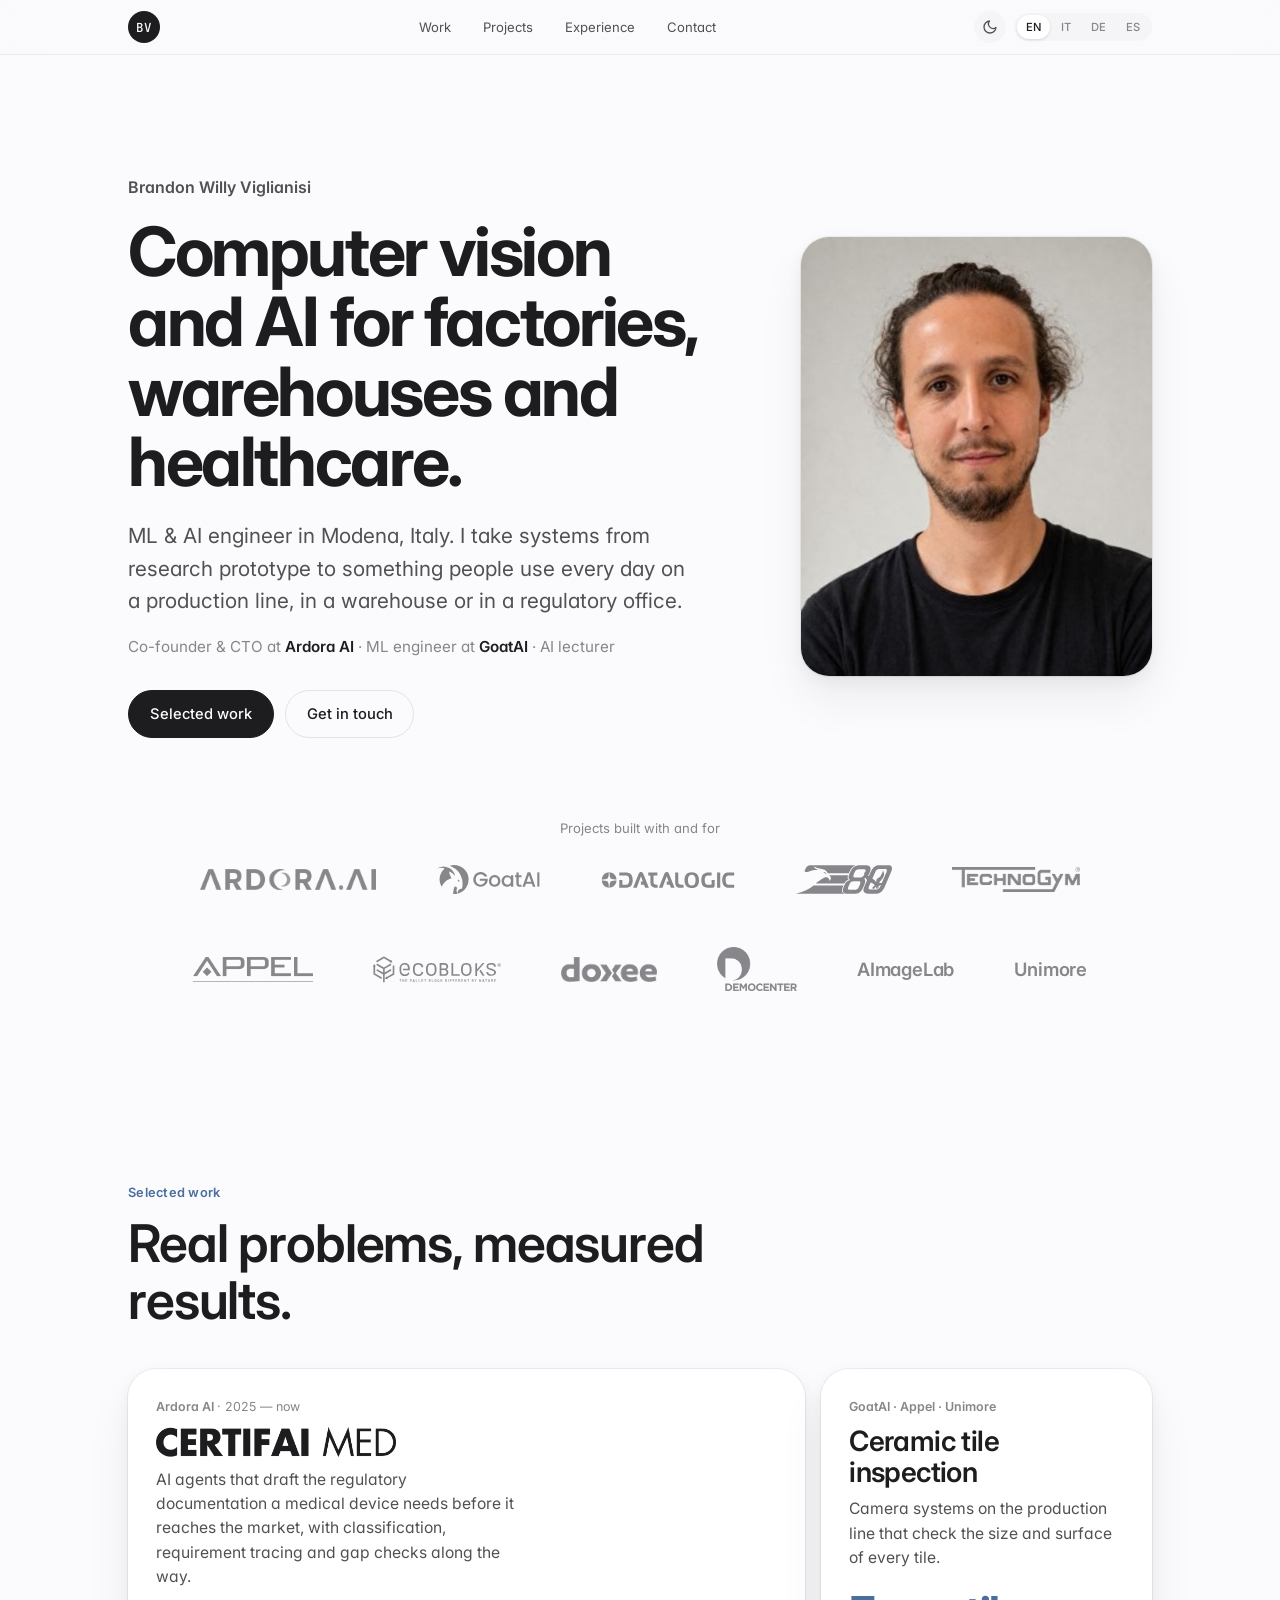
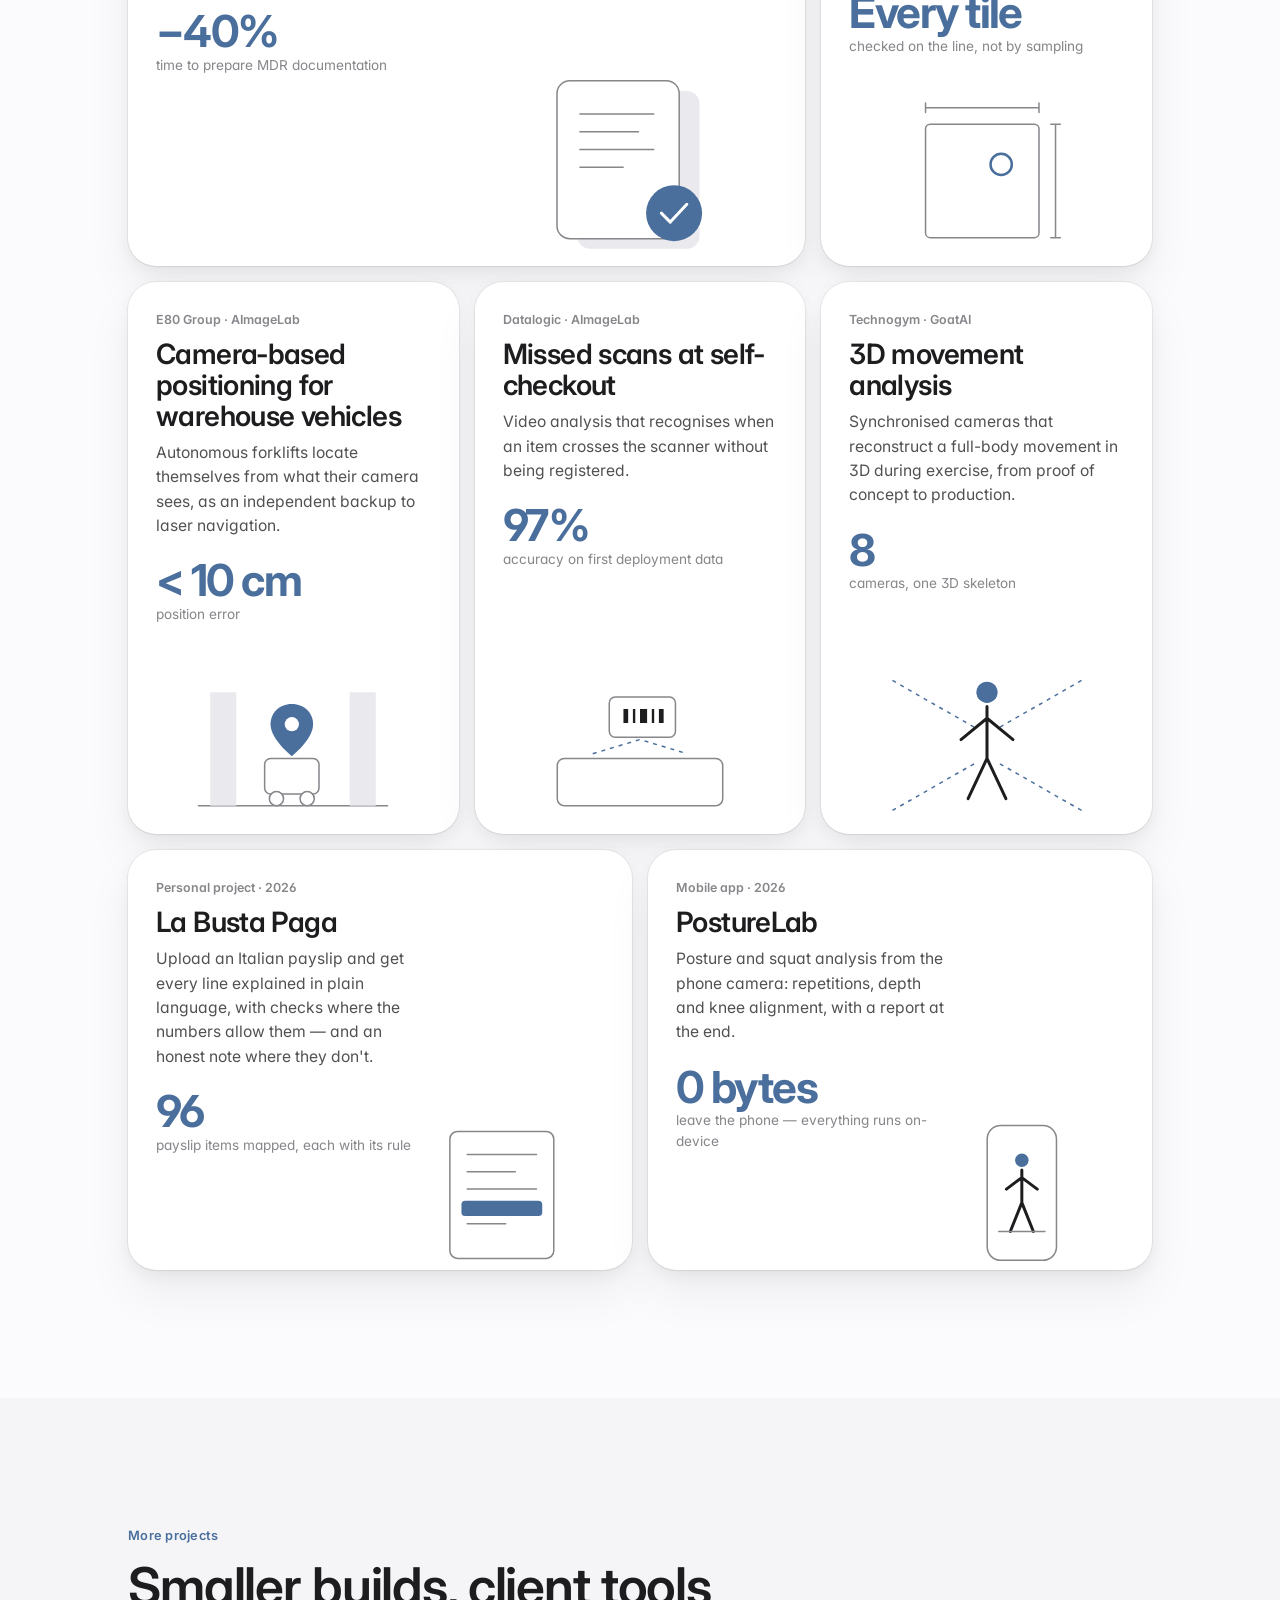
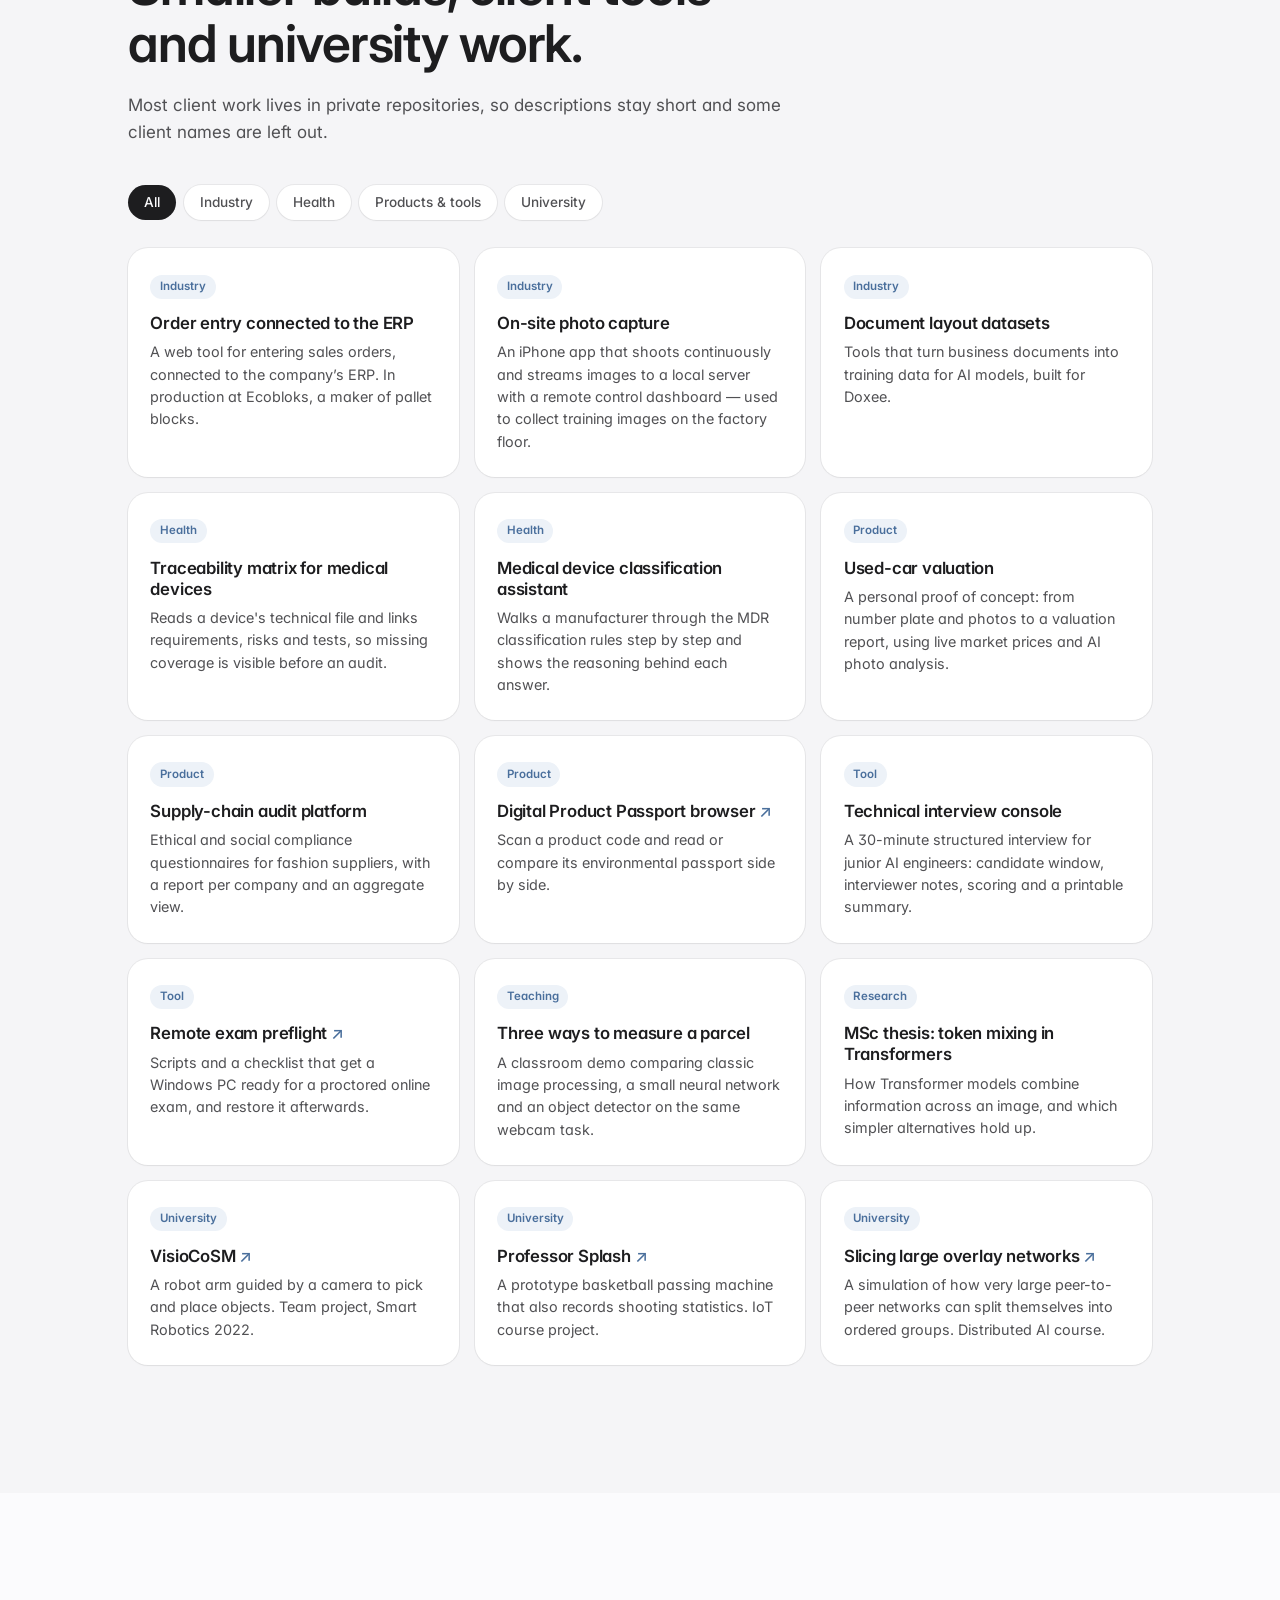
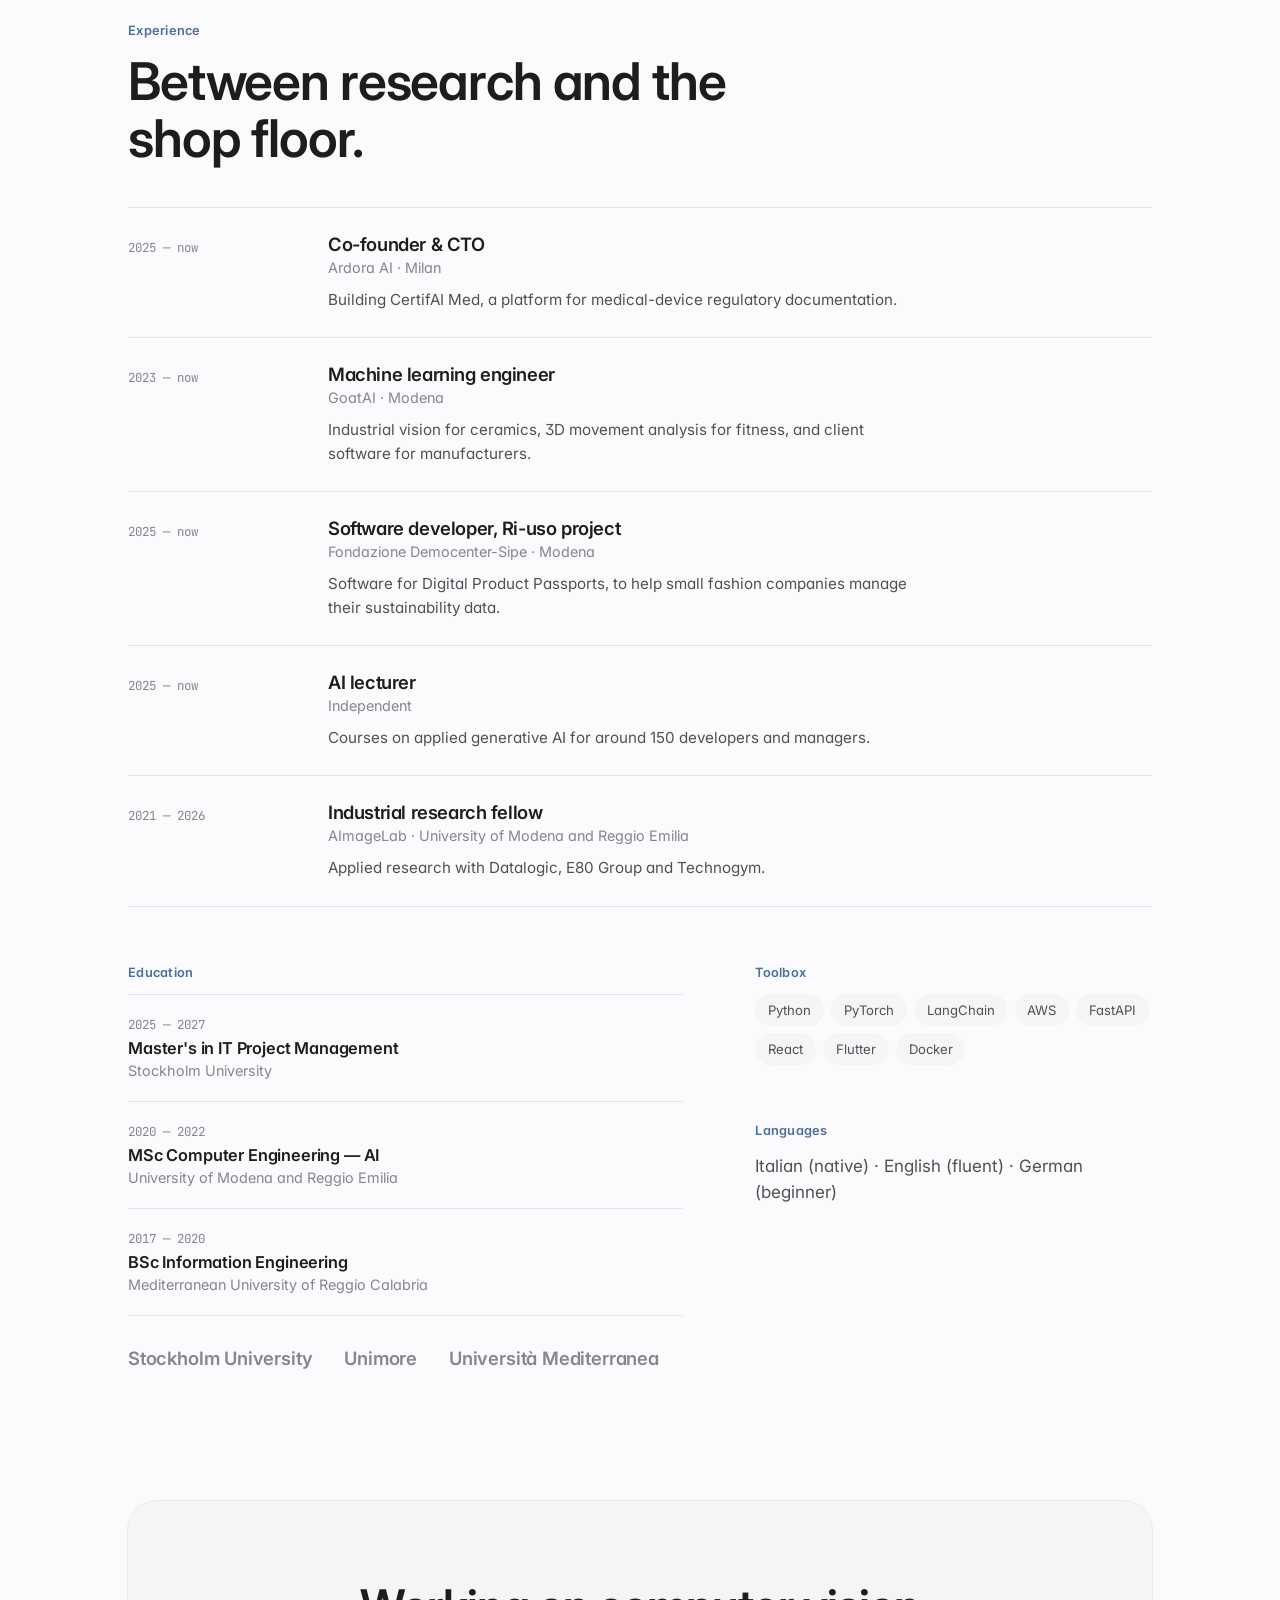
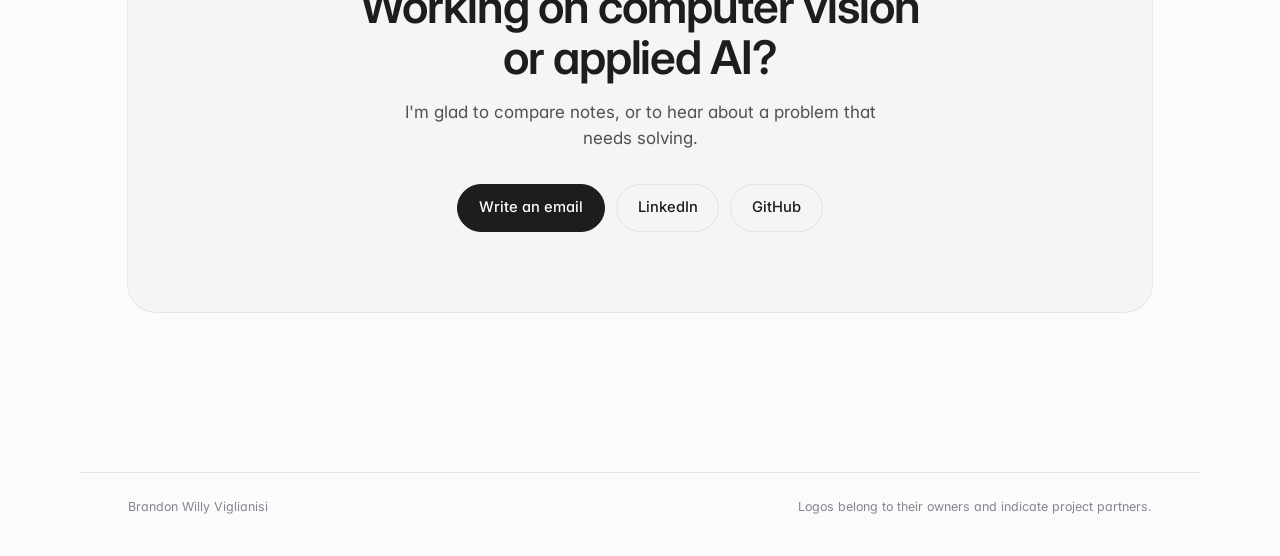
<file: index.html>
<!DOCTYPE html>
<html lang="en">

<head>
  <meta charset="utf-8">
  <meta content="width=device-width, initial-scale=1.0" name="viewport">
  <title>Brandon Willy Viglianisi — ML &amp; AI Engineer</title>
  <meta name="description" content="ML &amp; AI engineer in Modena, Italy. Computer vision and AI systems for factories, warehouses and healthcare. Co-founder of Ardora AI.">
  <meta name="author" content="Brandon Willy Viglianisi">
  <meta name="color-scheme" content="light dark">
  <meta name="theme-color" content="#fbfbfd" media="(prefers-color-scheme: light)">
  <meta name="theme-color" content="#000000" media="(prefers-color-scheme: dark)">
  <link rel="canonical" href="https://eronion.github.io/">

  <meta property="og:type" content="website">
  <meta property="og:title" content="Brandon Willy Viglianisi — ML &amp; AI Engineer">
  <meta property="og:description" content="Computer vision and AI systems for factories, warehouses and healthcare.">
  <meta property="og:url" content="https://eronion.github.io/">
  <meta property="og:image" content="https://eronion.github.io/assets/img/profile.jpg">
  <meta name="twitter:card" content="summary">

  <link href="assets/img/favicon.png" rel="icon">
  <link href="assets/img/apple-touch-icon.png" rel="apple-touch-icon">

  <link rel="preconnect" href="https://fonts.googleapis.com">
  <link rel="preconnect" href="https://fonts.gstatic.com" crossorigin>
  <link href="https://fonts.googleapis.com/css2?family=Inter:opsz,wght@14..32,400..700&family=JetBrains+Mono:wght@400;500&display=swap" rel="stylesheet">

  <link href="assets/css/style.css" rel="stylesheet">
  <script>
    /* Apply a remembered theme before first paint, so there is no flash. */
    try { var t = localStorage.getItem('theme'); if (t === 'light' || t === 'dark') document.documentElement.setAttribute('data-theme', t); } catch (e) {}
  </script>
</head>

<body>

  <a class="skip-link" href="#main" data-i18n="skip">Skip to content</a>

  <header class="topbar">
    <div class="topbar-inner">
      <a class="mark" href="#top" aria-label="Back to top">BV</a>
      <nav aria-label="Sections">
        <a href="#work" data-i18n="nav.work">Work</a>
        <a href="#projects" data-i18n="nav.projects">Projects</a>
        <a href="#experience" data-i18n="nav.experience">Experience</a>
        <a href="#contact" data-i18n="nav.contact">Contact</a>
      </nav>
      <div class="tools">
      <button type="button" class="theme" aria-pressed="false" data-i18n-label="theme.label" aria-label="Dark mode">
        <svg class="i-moon" viewBox="0 0 24 24" fill="none" stroke="currentColor" stroke-width="2" stroke-linecap="round" stroke-linejoin="round" aria-hidden="true"><path d="M21 12.8A9 9 0 1 1 11.2 3a7 7 0 0 0 9.8 9.8z"/></svg>
        <svg class="i-sun" viewBox="0 0 24 24" fill="none" stroke="currentColor" stroke-width="2" stroke-linecap="round" stroke-linejoin="round" aria-hidden="true"><circle cx="12" cy="12" r="4"/><path d="M12 2v2M12 20v2M4.9 4.9l1.4 1.4M17.7 17.7l1.4 1.4M2 12h2M20 12h2M4.9 19.1l1.4-1.4M17.7 6.3l1.4-1.4"/></svg>
      </button>
      <div class="lang" role="group" data-i18n-label="lang.label" aria-label="Language">
        <button type="button" data-lang="en" aria-pressed="true">EN</button>
        <button type="button" data-lang="it" aria-pressed="false">IT</button>
        <button type="button" data-lang="de" aria-pressed="false">DE</button>
        <button type="button" data-lang="es" aria-pressed="false">ES</button>
      </div>
      </div>
    </div>
  </header>

  <main id="main">

    <!-- Intro -->
    <section id="top" class="intro">
      <div class="wrap intro-grid">
        <div class="intro-text reveal">
          <p class="eyebrow">Brandon Willy Viglianisi</p>
          <h1 data-i18n="intro.h">Computer vision and AI for factories, warehouses and healthcare.</h1>
          <p class="lede" data-i18n="intro.lede">ML &amp; AI engineer in Modena, Italy. I take systems from research prototype to something people use every day on a production line, in a warehouse or in a regulatory office.</p>
          <p class="intro-meta" data-i18n="intro.meta">Co-founder &amp; CTO at <strong>Ardora AI</strong> · ML engineer at <strong>GoatAI</strong> · AI lecturer</p>
          <div class="actions">
            <a class="btn" href="#work" data-i18n="intro.cta1">Selected work</a>
            <a class="btn ghost" href="#contact" data-i18n="intro.cta2">Get in touch</a>
          </div>
        </div>
        <figure class="portrait reveal">
          <img src="assets/img/profile.jpg" width="600" height="600"
               alt="Portrait of Brandon Willy Viglianisi" data-i18n-alt="intro.alt" fetchpriority="high">
        </figure>
      </div>
    </section>

    <!-- Logos -->
    <section class="logos" aria-labelledby="logos-label">
      <div class="wrap">
        <p id="logos-label" class="logos-label" data-i18n="logos.label">Projects built with and for</p>
        <ul class="logo-row">
          <li><span class="logo" style="--w:11rem;-webkit-mask-image:url(assets/img/logos/ardora.png);mask-image:url(assets/img/logos/ardora.png)" role="img" aria-label="Ardora AI"></span></li>
          <li><span class="logo" style="--w:6.5rem;-webkit-mask-image:url(assets/img/logos/goatai.svg);mask-image:url(assets/img/logos/goatai.svg)" role="img" aria-label="GoatAI"></span></li>
          <li><span class="logo" style="--w:8.5rem;-webkit-mask-image:url(assets/img/logos/datalogic.svg);mask-image:url(assets/img/logos/datalogic.svg)" role="img" aria-label="Datalogic"></span></li>
          <li><span class="logo" style="--w:6rem;-webkit-mask-image:url(assets/img/logos/e80.svg);mask-image:url(assets/img/logos/e80.svg)" role="img" aria-label="E80 Group"></span></li>
          <li><span class="logo" style="--w:8rem;-webkit-mask-image:url(assets/img/logos/technogym.png);mask-image:url(assets/img/logos/technogym.png)" role="img" aria-label="Technogym"></span></li>
          <li><span class="logo" style="--w:7.5rem;-webkit-mask-image:url(assets/img/logos/appel.png);mask-image:url(assets/img/logos/appel.png)" role="img" aria-label="Appel"></span></li>
          <li><span class="logo" style="--w:8rem;height:2.4rem;-webkit-mask-image:url(assets/img/logos/ecobloks.svg);mask-image:url(assets/img/logos/ecobloks.svg)" role="img" aria-label="Ecobloks"></span></li>
          <li><span class="logo" style="--w:6rem;-webkit-mask-image:url(assets/img/logos/doxee.png);mask-image:url(assets/img/logos/doxee.png)" role="img" aria-label="Doxee"></span></li>
          <li><span class="logo" style="--w:5rem;height:2.75rem;-webkit-mask-image:url(assets/img/logos/democenter.png);mask-image:url(assets/img/logos/democenter.png)" role="img" aria-label="Fondazione Democenter-Sipe"></span></li>
          <li><span class="logo-text">AImageLab</span></li>
          <li><span class="logo-text">Unimore</span></li>
        </ul>
      </div>
    </section>

    <!-- Selected work -->
    <section id="work" class="section">
      <div class="wrap">
        <p class="label" data-i18n="work.label">Selected work</p>
        <h2 class="section-title" data-i18n="work.title">Real problems, measured results.</h2>

        <div class="bento">

          <article class="tile tile-wide reveal">
            <div class="tile-body">
              <p class="tile-org">Ardora AI <span>· 2025 — <span data-i18n="now">now</span></span></p>
              <h3 class="tile-brand"><span class="brand-mark" style="-webkit-mask-image:url(assets/img/logos/certifai-med.png);mask-image:url(assets/img/logos/certifai-med.png)" aria-hidden="true"></span><span class="sr-only">CertifAI Med</span></h3>
              <p data-i18n="f.certifai.p">AI agents that draft the regulatory documentation a medical device needs before it reaches the market, with classification, requirement tracing and gap checks along the way.</p>
              <p class="stat"><strong>−40%</strong> <span data-i18n="f.certifai.s">time to prepare MDR documentation</span></p>
            </div>
            <svg class="art" viewBox="0 0 220 160" aria-hidden="true">
              <rect x="60" y="22" width="96" height="124" rx="10" class="a-fill" />
              <rect x="44" y="14" width="96" height="124" rx="10" class="a-card" />
              <path d="M62 40h58M62 54h46M62 68h58M62 82h34" class="a-line" />
              <circle cx="136" cy="118" r="22" class="a-accent" />
              <path d="M126 118l7 7 13-14" class="a-check" />
            </svg>
          </article>

          <article class="tile reveal">
            <div class="tile-body">
              <p class="tile-org">GoatAI · Appel · Unimore</p>
              <h3 data-i18n="f.tiles.h">Ceramic tile inspection</h3>
              <p data-i18n="f.tiles.p">Camera systems on the production line that check the size and surface of every tile.</p>
              <p class="stat"><strong data-i18n="f.tiles.k">Every tile</strong> <span data-i18n="f.tiles.s">checked on the line, not by sampling</span></p>
            </div>
            <svg class="art" viewBox="0 0 220 160" aria-hidden="true">
              <rect x="58" y="40" width="96" height="96" rx="4" class="a-card" />
              <path d="M58 30v-8M154 30v-8M58 26h96" class="a-line" />
              <path d="M164 40h8M164 136h8M168 40v96" class="a-line" />
              <circle cx="122" cy="74" r="9" class="a-accent-ring" />
            </svg>
          </article>

          <article class="tile reveal">
            <div class="tile-body">
              <p class="tile-org">E80 Group · AImageLab</p>
              <h3 data-i18n="f.e80.h">Camera-based positioning for warehouse vehicles</h3>
              <p data-i18n="f.e80.p">Autonomous forklifts locate themselves from what their camera sees, as an independent backup to laser navigation.</p>
              <p class="stat"><strong>&lt; 10 cm</strong> <span data-i18n="f.e80.s">position error</span></p>
            </div>
            <svg class="art" viewBox="0 0 220 160" aria-hidden="true">
              <path d="M30 136h160" class="a-line" />
              <rect x="40" y="40" width="22" height="96" class="a-fill" /><rect x="158" y="40" width="22" height="96" class="a-fill" />
              <rect x="86" y="96" width="46" height="30" rx="5" class="a-card" />
              <circle cx="96" cy="130" r="6" class="a-card" /><circle cx="122" cy="130" r="6" class="a-card" />
              <path d="M109 50c-11 0-18 8-18 17 0 13 18 27 18 27s18-14 18-27c0-9-7-17-18-17z" class="a-accent" />
              <circle cx="109" cy="67" r="6" class="a-hole" />
            </svg>
          </article>

          <article class="tile reveal">
            <div class="tile-body">
              <p class="tile-org">Datalogic · AImageLab</p>
              <h3 data-i18n="f.dl.h">Missed scans at self-checkout</h3>
              <p data-i18n="f.dl.p">Video analysis that recognises when an item crosses the scanner without being registered.</p>
              <p class="stat"><strong>97%</strong> <span data-i18n="f.dl.s">accuracy on first deployment data</span></p>
            </div>
            <svg class="art" viewBox="0 0 220 160" aria-hidden="true">
              <rect x="40" y="96" width="140" height="40" rx="6" class="a-card" />
              <path d="M96 60h4M104 60h2M110 60h6M120 60h2M126 60h4" class="a-bars" />
              <rect x="84" y="44" width="56" height="34" rx="5" class="a-line" />
              <path d="M70 92l40-12 40 12" class="a-beam" />
            </svg>
          </article>

          <article class="tile reveal">
            <div class="tile-body">
              <p class="tile-org">Technogym · GoatAI</p>
              <h3 data-i18n="f.tg.h">3D movement analysis</h3>
              <p data-i18n="f.tg.p">Synchronised cameras that reconstruct a full-body movement in 3D during exercise, from proof of concept to production.</p>
              <p class="stat"><strong>8</strong> <span data-i18n="f.tg.s">cameras, one 3D skeleton</span></p>
            </div>
            <svg class="art" viewBox="0 0 220 160" aria-hidden="true">
              <path d="M30 30l70 40M190 30l-70 40M30 140l70-40M190 140l-70-40" class="a-beam" />
              <circle cx="110" cy="40" r="9" class="a-accent" />
              <path d="M110 52v44M110 62l-22 18M110 62l22 18M110 96l-16 34M110 96l16 34" class="a-bone" />
            </svg>
          </article>

          <article class="tile tile-half reveal">
            <div class="tile-body">
              <p class="tile-org" data-i18n="f.busta.o">Personal project · 2026</p>
              <h3>La Busta Paga</h3>
              <p data-i18n="f.busta.p">Upload an Italian payslip and get every line explained in plain language, with checks where the numbers allow them — and an honest note where they don't.</p>
              <p class="stat"><strong>96</strong> <span data-i18n="f.busta.s">payslip items mapped, each with its rule</span></p>
            </div>
            <svg class="art" viewBox="0 0 220 160" aria-hidden="true">
              <rect x="56" y="16" width="108" height="132" rx="8" class="a-card" />
              <path d="M74 40h72M74 58h50M74 76h72M74 112h40" class="a-line" />
              <rect x="68" y="88" width="84" height="16" rx="4" class="a-accent" />
            </svg>
          </article>

          <article class="tile tile-half reveal">
            <div class="tile-body">
              <p class="tile-org" data-i18n="f.posture.o">Mobile app · 2026</p>
              <h3>PostureLab</h3>
              <p data-i18n="f.posture.p">Posture and squat analysis from the phone camera: repetitions, depth and knee alignment, with a report at the end.</p>
              <p class="stat"><strong data-i18n="f.posture.k">0 bytes</strong> <span data-i18n="f.posture.s">leave the phone — everything runs on-device</span></p>
            </div>
            <svg class="art" viewBox="0 0 220 160" aria-hidden="true">
              <rect x="74" y="10" width="72" height="140" rx="14" class="a-card" />
              <circle cx="110" cy="46" r="7" class="a-accent" />
              <path d="M110 56v34M110 64l-16 12M110 64l16 12M110 90l-12 30M110 90l12 30" class="a-bone" />
              <path d="M86 120h48" class="a-line" />
            </svg>
          </article>

        </div>
      </div>
    </section>

    <!-- More projects -->
    <section id="projects" class="section alt">
      <div class="wrap">
        <p class="label" data-i18n="proj.label">More projects</p>
        <h2 class="section-title" data-i18n="proj.title">Smaller builds, client tools and university work.</h2>
        <p class="section-lede" data-i18n="proj.lede">Most client work lives in private repositories, so descriptions stay short and some client names are left out.</p>

        <div class="filters" role="group" data-i18n-label="filter.label" aria-label="Filter projects">
          <button type="button" data-filter="all" aria-pressed="true" data-i18n="filter.all">All</button>
          <button type="button" data-filter="industry" aria-pressed="false" data-i18n="filter.industry">Industry</button>
          <button type="button" data-filter="health" aria-pressed="false" data-i18n="filter.health">Health</button>
          <button type="button" data-filter="tools" aria-pressed="false" data-i18n="filter.tools">Products &amp; tools</button>
          <button type="button" data-filter="uni" aria-pressed="false" data-i18n="filter.uni">University</button>
        </div>

        <ul class="grid">
          <li class="item" data-cat="industry">
            <span class="kind" data-i18n="k.industry">Industry</span>
            <h3 data-i18n="p.orders.h">Order entry connected to the ERP</h3>
            <p data-i18n="p.orders.p">A web tool for entering sales orders, connected to the company’s ERP. In production at Ecobloks, a maker of pallet blocks.</p>
          </li>
          <li class="item" data-cat="industry">
            <span class="kind" data-i18n="k.industry">Industry</span>
            <h3 data-i18n="p.capture.h">On-site photo capture</h3>
            <p data-i18n="p.capture.p">An iPhone app that shoots continuously and streams images to a local server with a remote control dashboard — used to collect training images on the factory floor.</p>
          </li>
          <li class="item" data-cat="industry">
            <span class="kind" data-i18n="k.industry">Industry</span>
            <h3 data-i18n="p.docai.h">Document layout datasets</h3>
            <p data-i18n="p.docai.p">Tools that turn business documents into training data for AI models, built for Doxee.</p>
          </li>
          <li class="item" data-cat="health">
            <span class="kind" data-i18n="k.health">Health</span>
            <h3 data-i18n="p.matrix.h">Traceability matrix for medical devices</h3>
            <p data-i18n="p.matrix.p">Reads a device's technical file and links requirements, risks and tests, so missing coverage is visible before an audit.</p>
          </li>
          <li class="item" data-cat="health">
            <span class="kind" data-i18n="k.health">Health</span>
            <h3 data-i18n="p.classify.h">Medical device classification assistant</h3>
            <p data-i18n="p.classify.p">Walks a manufacturer through the MDR classification rules step by step and shows the reasoning behind each answer.</p>
          </li>
          <li class="item" data-cat="tools">
            <span class="kind" data-i18n="k.product">Product</span>
            <h3 data-i18n="p.cars.h">Used-car valuation</h3>
            <p data-i18n="p.cars.p">A personal proof of concept: from number plate and photos to a valuation report, using live market prices and AI photo analysis.</p>
          </li>
          <li class="item" data-cat="tools">
            <span class="kind" data-i18n="k.product">Product</span>
            <h3 data-i18n="p.audit.h">Supply-chain audit platform</h3>
            <p data-i18n="p.audit.p">Ethical and social compliance questionnaires for fashion suppliers, with a report per company and an aggregate view.</p>
          </li>
          <li class="item" data-cat="tools">
            <span class="kind" data-i18n="k.product">Product</span>
            <h3><a href="https://dpp-browser-style.vercel.app" target="_blank" rel="noopener" data-i18n="p.dpp.h">Digital Product Passport browser</a></h3>
            <p data-i18n="p.dpp.p">Scan a product code and read or compare its environmental passport side by side.</p>
          </li>
          <li class="item" data-cat="tools">
            <span class="kind" data-i18n="k.tool">Tool</span>
            <h3 data-i18n="p.interview.h">Technical interview console</h3>
            <p data-i18n="p.interview.p">A 30-minute structured interview for junior AI engineers: candidate window, interviewer notes, scoring and a printable summary.</p>
          </li>
          <li class="item" data-cat="tools">
            <span class="kind" data-i18n="k.tool">Tool</span>
            <h3><a href="https://github.com/Eronion/SU_inspera_exam_checker" target="_blank" rel="noopener" data-i18n="p.exam.h">Remote exam preflight</a></h3>
            <p data-i18n="p.exam.p">Scripts and a checklist that get a Windows PC ready for a proctored online exam, and restore it afterwards.</p>
          </li>
          <li class="item" data-cat="uni">
            <span class="kind" data-i18n="k.teaching">Teaching</span>
            <h3 data-i18n="p.its.h">Three ways to measure a parcel</h3>
            <p data-i18n="p.its.p">A classroom demo comparing classic image processing, a small neural network and an object detector on the same webcam task.</p>
          </li>
          <li class="item" data-cat="uni">
            <span class="kind" data-i18n="k.research">Research</span>
            <h3 data-i18n="p.thesis.h">MSc thesis: token mixing in Transformers</h3>
            <p data-i18n="p.thesis.p">How Transformer models combine information across an image, and which simpler alternatives hold up.</p>
          </li>
          <li class="item" data-cat="uni">
            <span class="kind" data-i18n="k.uni">University</span>
            <h3><a href="https://github.com/Eronion/VisioCoSM" target="_blank" rel="noopener">VisioCoSM</a></h3>
            <p data-i18n="p.visio.p">A robot arm guided by a camera to pick and place objects. Team project, Smart Robotics 2022.</p>
          </li>
          <li class="item" data-cat="uni">
            <span class="kind" data-i18n="k.uni">University</span>
            <h3><a href="https://github.com/Eronion/Professor_Splash" target="_blank" rel="noopener">Professor Splash</a></h3>
            <p data-i18n="p.splash.p">A prototype basketball passing machine that also records shooting statistics. IoT course project.</p>
          </li>
          <li class="item" data-cat="uni">
            <span class="kind" data-i18n="k.uni">University</span>
            <h3><a href="https://github.com/Eronion/Ordered_Slicing_of_Very_Large_Scale_Overlay_Networks" target="_blank" rel="noopener" data-i18n="p.slicing.h">Slicing large overlay networks</a></h3>
            <p data-i18n="p.slicing.p">A simulation of how very large peer-to-peer networks can split themselves into ordered groups. Distributed AI course.</p>
          </li>
        </ul>
      </div>
    </section>

    <!-- Experience -->
    <section id="experience" class="section">
      <div class="wrap">
        <p class="label" data-i18n="exp.label">Experience</p>
        <h2 class="section-title" data-i18n="exp.title">Between research and the shop floor.</h2>

        <ol class="timeline">
          <li class="reveal">
            <span class="date">2025 — <span data-i18n="now">now</span></span>
            <div>
              <h3 data-i18n="exp.ardora.role">Co-founder &amp; CTO</h3>
              <p class="org">Ardora AI · <span data-i18n="exp.milan">Milan</span></p>
              <p data-i18n="exp.ardora.p">Building CertifAI Med, a platform for medical-device regulatory documentation.</p>
            </div>
          </li>
          <li class="reveal">
            <span class="date">2023 — <span data-i18n="now">now</span></span>
            <div>
              <h3 data-i18n="exp.goatai.role">Machine learning engineer</h3>
              <p class="org">GoatAI · <span data-i18n="exp.modena">Modena</span></p>
              <p data-i18n="exp.goatai.p">Industrial vision for ceramics, 3D movement analysis for fitness, and client software for manufacturers.</p>
            </div>
          </li>
          <li class="reveal">
            <span class="date">2025 — <span data-i18n="now">now</span></span>
            <div>
              <h3 data-i18n="exp.riuso.role">Software developer, Ri-uso project</h3>
              <p class="org">Fondazione Democenter-Sipe · <span data-i18n="exp.modena">Modena</span></p>
              <p data-i18n="exp.riuso.p">Software for Digital Product Passports, to help small fashion companies manage their sustainability data.</p>
            </div>
          </li>
          <li class="reveal">
            <span class="date">2025 — <span data-i18n="now">now</span></span>
            <div>
              <h3 data-i18n="exp.lect.role">AI lecturer</h3>
              <p class="org" data-i18n="exp.lect.org">Independent</p>
              <p data-i18n="exp.lect.p">Courses on applied generative AI for around 150 developers and managers.</p>
            </div>
          </li>
          <li class="reveal">
            <span class="date">2021 — 2026</span>
            <div>
              <h3 data-i18n="exp.aimage.role">Industrial research fellow</h3>
              <p class="org" data-i18n="exp.aimage.org">AImageLab · University of Modena and Reggio Emilia</p>
              <p data-i18n="exp.aimage.p">Applied research with Datalogic, E80 Group and Technogym.</p>
            </div>
          </li>
        </ol>

        <div class="edu-grid">
          <div>
            <p class="label spaced" data-i18n="edu.label">Education</p>
            <ul class="edu">
              <li class="reveal">
                <span class="date">2025 — 2027</span>
                <h3 data-i18n="edu.su.h">Master's in IT Project Management</h3>
                <p class="org" data-i18n="edu.su.org">Stockholm University</p>
              </li>
              <li class="reveal">
                <span class="date">2020 — 2022</span>
                <h3 data-i18n="edu.msc.h">MSc Computer Engineering — AI</h3>
                <p class="org" data-i18n="edu.msc.org">University of Modena and Reggio Emilia</p>
              </li>
              <li class="reveal">
                <span class="date">2017 — 2020</span>
                <h3 data-i18n="edu.bsc.h">BSc Information Engineering</h3>
                <p class="org" data-i18n="edu.bsc.org">Mediterranean University of Reggio Calabria</p>
              </li>
            </ul>
            <ul class="logo-row edu-logos" aria-label="Universities">
              <li><span class="logo-text">Stockholm University</span></li>
              <li><span class="logo-text">Unimore</span></li>
              <li><span class="logo-text">Università Mediterranea</span></li>
            </ul>
          </div>
          <div>
            <p class="label spaced" data-i18n="tools.label">Toolbox</p>
            <ul class="chips reveal">
              <li>Python</li><li>PyTorch</li><li>LangChain</li><li>AWS</li><li>FastAPI</li>
              <li>React</li><li>Flutter</li><li>Docker</li>
            </ul>
            <p class="label spaced" data-i18n="langs.label">Languages</p>
            <p class="plain reveal" data-i18n="langs.p">Italian (native) · English (fluent) · German (beginner)</p>
          </div>
        </div>
      </div>
    </section>

    <!-- Contact -->
    <section id="contact" class="section contact-section">
      <div class="wrap">
        <div class="contact-card reveal">
          <h2 data-i18n="contact.title">Working on computer vision or applied AI?</h2>
          <p data-i18n="contact.lede">I'm glad to compare notes, or to hear about a problem that needs solving.</p>
          <div class="actions">
            <a class="btn" href="mailto:brandon.viglianisi@gmail.com" data-i18n="contact.mail">Write an email</a>
            <a class="btn ghost" href="https://www.linkedin.com/in/brandon-willy-viglianisi/" target="_blank" rel="noopener">LinkedIn</a>
            <a class="btn ghost" href="https://github.com/Eronion" target="_blank" rel="noopener">GitHub</a>
          </div>
        </div>
      </div>
    </section>

  </main>

  <footer>
    <div class="wrap">
      <span>Brandon Willy Viglianisi</span>
      <span data-i18n="footer.note">Logos belong to their owners and indicate project partners.</span>
    </div>
  </footer>

  <script src="assets/js/i18n.js"></script>
  <script src="assets/js/main.js"></script>

</body>

</html>
</file>
<file: assets/css/style.css>
/* Brandon Willy Viglianisi — personal site
   Hand-written, no framework. Light and dark follow the system, with a manual toggle.
   References: Apple HIG (type-led hierarchy, generous space, content first) and
   Material 3 (tonal surfaces, rounded containers, clear colour roles). */

:root {
  --bg:         #fbfbfd;
  --bg-alt:     #f5f5f7;
  --surface:    #ffffff;
  --ink:        #1d1d1f;
  --ink-soft:   #515154;
  --ink-faint:  #86868b;
  --line:       #e3e3e8;
  --accent:     #4a6f9c;
  --accent-sf:  #edf2f8;
  --on-accent:  #ffffff;
  --art-fill:   #e9e9ee;
  /* Hairline ring + soft layered depth instead of grey borders */
  --shadow:     0 0 0 1px rgb(0 0 0 / .05), 0 1px 2px rgb(0 0 0 / .04), 0 6px 16px rgb(0 0 0 / .05), 0 24px 48px rgb(0 0 0 / .06);
  --shadow-sm:  0 0 0 1px rgb(0 0 0 / .06), 0 1px 2px rgb(0 0 0 / .04);

  --sans: "Inter", -apple-system, BlinkMacSystemFont, "SF Pro Text", "Segoe UI", Roboto, Helvetica, Arial, sans-serif;
  --mono: "JetBrains Mono", ui-monospace, SFMono-Regular, Menlo, monospace;

  --wrap: 1120px;
  --pad: clamp(1rem, 5vw, 3rem);
  --r-lg: 28px;
  --r-md: 20px;
  color-scheme: light;
}

/* Dark: follows the system unless the visitor picked a theme with the toggle. */
@media (prefers-color-scheme: dark) {
  :root:not([data-theme="light"]) {
    --bg:         #000000;
    --bg-alt:     #0d0d0e;
    --surface:    #161618;
    --ink:        #f5f5f7;
    --ink-soft:   #b4b4ba;
    --ink-faint:  #86868b;
    --line:       #2a2a2d;
    --accent:     #8fb2df;
    --accent-sf:  #172233;
    --on-accent:  #0b1626;
    --art-fill:   #232327;
    --shadow:     0 0 0 1px rgb(255 255 255 / .07);
    --shadow-sm:  0 0 0 1px rgb(255 255 255 / .07);
    color-scheme: dark;
  }
}
:root[data-theme="dark"] {
  --bg:         #000000;
  --bg-alt:     #0d0d0e;
  --surface:    #161618;
  --ink:        #f5f5f7;
  --ink-soft:   #b4b4ba;
  --ink-faint:  #86868b;
  --line:       #2a2a2d;
  --accent:     #8fb2df;
  --accent-sf:  #172233;
  --on-accent:  #0b1626;
  --art-fill:   #232327;
  --shadow:     0 0 0 1px rgb(255 255 255 / .07);
  --shadow-sm:  0 0 0 1px rgb(255 255 255 / .07);
  color-scheme: dark;
}

*, *::before, *::after { box-sizing: border-box; }

html { -webkit-text-size-adjust: 100%; scroll-behavior: smooth; scroll-padding-top: 4.5rem; }
@media (prefers-reduced-motion: reduce) { html { scroll-behavior: auto; } }

body {
  margin: 0;
  background: var(--bg);
  color: var(--ink);
  font-family: var(--sans);
  font-size: 1.0625rem;
  line-height: 1.55;
  font-feature-settings: "cv11", "ss01";
  -webkit-font-smoothing: antialiased;
  overflow-x: hidden;
}

img { max-width: 100%; height: auto; display: block; }
a { color: inherit; }

h1, h2, h3 { margin: 0; font-weight: 600; line-height: 1.1; letter-spacing: -0.022em; }
p { margin: 0 0 1rem; }
p:last-child { margin-bottom: 0; }
ul, ol { margin: 0; padding: 0; list-style: none; }

::selection { background: var(--accent-sf); color: var(--ink); }
:focus-visible { outline: 2px solid var(--accent); outline-offset: 3px; border-radius: 6px; }

.sr-only {
  position: absolute; width: 1px; height: 1px; padding: 0; margin: -1px;
  overflow: hidden; clip: rect(0 0 0 0); white-space: nowrap; border: 0;
}

.skip-link {
  position: absolute; left: -9999px; top: 0;
  padding: .6rem 1rem; background: var(--accent); color: var(--on-accent);
  font-size: .85rem; z-index: 20; border-radius: 8px;
}
.skip-link:focus { left: 1rem; top: 1rem; }

.wrap { width: 100%; max-width: var(--wrap); margin: 0 auto; padding: 0 var(--pad); }

/* ---------- Top bar ---------- */

.topbar {
  position: sticky; top: 0; z-index: 10;
  background: color-mix(in srgb, var(--bg) 80%, transparent);
  backdrop-filter: saturate(180%) blur(20px);
  -webkit-backdrop-filter: saturate(180%) blur(20px);
  border-bottom: 1px solid color-mix(in srgb, var(--line) 70%, transparent);
}
@supports not (background: color-mix(in srgb, red 50%, transparent)) {
  .topbar { background: var(--bg); }
}
.topbar-inner {
  display: flex; align-items: center; justify-content: space-between; gap: 1rem;
  max-width: var(--wrap); margin: 0 auto;
  padding: .7rem var(--pad);
}

.topbar .mark {
  font-family: var(--mono);
  font-size: .78rem; font-weight: 500; letter-spacing: .12em;
  text-decoration: none;
  width: 2rem; height: 2rem; display: grid; place-items: center;
  border-radius: 50%;
  background: var(--ink); color: var(--bg);
}

.topbar nav { display: flex; gap: clamp(.9rem, 3vw, 2rem); }
.topbar nav a {
  font-size: .82rem; color: var(--ink-soft); text-decoration: none;
  transition: color .2s;
}
.topbar nav a:hover { color: var(--ink); }

.lang { display: flex; gap: .1rem; padding: .15rem; border-radius: 999px; background: var(--bg-alt); }
.lang button {
  font-family: var(--sans);
  font-size: .7rem; font-weight: 500; letter-spacing: .04em;
  color: var(--ink-faint);
  background: none; border: 0; border-radius: 999px;
  padding: .3rem .55rem;
  cursor: pointer;
  transition: color .2s, background .2s;
}
.lang button:hover { color: var(--ink); }
.lang button.on { color: var(--ink); background: var(--surface); box-shadow: 0 1px 3px rgb(0 0 0 / .12); }

.tools { display: flex; align-items: center; gap: .5rem; }

.theme {
  display: grid; place-items: center;
  width: 2rem; height: 2rem;
  padding: 0;
  color: var(--ink-soft);
  background: var(--bg-alt);
  border: 0; border-radius: 50%;
  cursor: pointer;
  transition: color .2s, background .2s;
}
.theme:hover { color: var(--ink); }
.theme svg { width: 1rem; height: 1rem; }
.theme .i-sun { display: none; }
:root[data-theme="dark"] .theme .i-sun { display: block; }
:root[data-theme="dark"] .theme .i-moon { display: none; }
@media (prefers-color-scheme: dark) {
  :root:not([data-theme="light"]) .theme .i-sun { display: block; }
  :root:not([data-theme="light"]) .theme .i-moon { display: none; }
}
html:not(.js) .theme { display: none; }

/* Without JS there is nothing to switch to: English is the page itself. */
html:not(.js-i18n) .lang { display: none; }

@media (max-width: 600px) {
  .topbar-inner { flex-wrap: wrap; row-gap: .5rem; }
  .topbar nav { order: 3; width: 100%; justify-content: space-between; }
}

/* ---------- Shared ---------- */

.section { padding: clamp(4rem, 10vw, 8rem) 0; }
.section.alt { background: var(--bg-alt); }

.label {
  font-size: .8rem; font-weight: 600; letter-spacing: .02em;
  color: var(--accent);
  margin: 0 0 .75rem;
}
.label.spaced { margin-top: 3.5rem; }

.section-title {
  font-size: clamp(2rem, 5vw, 3.25rem);
  max-width: 20ch;
  margin-bottom: 1.25rem;
}

.section-lede {
  max-width: 60ch;
  color: var(--ink-soft);
  margin-bottom: 2.5rem;
}

.plain { color: var(--ink-soft); }

.btn {
  display: inline-flex; align-items: center;
  padding: .72rem 1.3rem;
  font-size: .92rem; font-weight: 500;
  text-decoration: none;
  border: 1px solid var(--ink);
  border-radius: 999px;
  background: var(--ink);
  color: var(--bg);
  transition: transform .18s ease, filter .18s ease, background .18s ease, border-color .18s ease;
}
.btn:hover { opacity: .86; }
.btn:active { transform: scale(.98); }
.btn.ghost { background: transparent; color: var(--ink); border-color: var(--line); }
.btn.ghost:hover { background: var(--bg-alt); opacity: 1; }

.actions { display: flex; flex-wrap: wrap; gap: .7rem; margin-top: 2rem; }

/* ---------- Intro ---------- */

.intro { padding: clamp(3.5rem, 10vw, 7.5rem) 0 clamp(3rem, 7vw, 5rem); }

.intro-grid {
  display: grid;
  grid-template-columns: minmax(0, 1.7fr) minmax(0, 1fr);
  gap: clamp(2rem, 6vw, 5rem);
  align-items: center;
}

.eyebrow {
  font-size: 1rem; font-weight: 600;
  color: var(--ink-soft);
  margin-bottom: 1rem;
}

.intro h1 {
  font-size: clamp(2.5rem, 6vw, 4.25rem);
  font-weight: 700;
  letter-spacing: -0.035em;
  line-height: 1.03;
  margin-bottom: 1.5rem;
  max-width: 17ch;
}

.lede {
  font-size: clamp(1.1rem, 1.7vw, 1.3rem);
  color: var(--ink-soft);
  max-width: 44ch;
  margin-bottom: 1.1rem;
}

.intro-meta { font-size: .95rem; color: var(--ink-faint); }
.intro-meta strong { color: var(--ink); font-weight: 600; }

.portrait { margin: 0; }
.portrait img {
  width: 100%;
  aspect-ratio: 4 / 5;
  object-fit: cover;
  border-radius: var(--r-lg);
  box-shadow: var(--shadow);
}

@media (max-width: 760px) {
  .intro-grid { grid-template-columns: 1fr; }
  .portrait { order: -1; max-width: 132px; }
  .portrait img { aspect-ratio: 1; border-radius: 50%; }
}

/* ---------- Logo row ---------- */

.logos { padding: 0 0 clamp(2rem, 6vw, 4rem); }
.logos-label {
  text-align: center;
  font-size: .82rem; color: var(--ink-faint);
  margin-bottom: 1.6rem;
}
.logo-row {
  display: flex; flex-wrap: wrap; justify-content: center; align-items: center;
  gap: clamp(1.5rem, 4vw, 3.25rem) clamp(2rem, 5vw, 3.75rem);
}
.logo {
  display: block;
  width: var(--w, 7rem); height: 2rem;
  background: var(--ink-faint);
  -webkit-mask-position: center; mask-position: center;
  -webkit-mask-size: contain; mask-size: contain;
  -webkit-mask-repeat: no-repeat; mask-repeat: no-repeat;
  transition: background .25s;
}
.logo-row li:hover .logo { background: var(--ink); }
/* Institutions whose logo rules need explicit permission: name in text instead. */
.logo-text {
  display: block;
  font-size: 1.15rem; font-weight: 600; letter-spacing: -0.01em;
  color: var(--ink-faint);
  white-space: nowrap;
  transition: color .25s;
}
.logo-row li:hover .logo-text { color: var(--ink); }

@media (max-width: 600px) {
  .logo { height: 1.5rem; width: calc(var(--w, 7rem) * .78); }
}

/* ---------- Bento ---------- */

.bento {
  display: grid;
  grid-template-columns: repeat(6, minmax(0, 1fr));
  gap: 1rem;
  margin-top: 2.5rem;
}

.tile {
  grid-column: span 2;
  position: relative;
  display: flex; flex-direction: column; justify-content: space-between;
  min-height: 420px;
  padding: 1.75rem 1.75rem 0;
  background: var(--surface);
  border: 0;
  border-radius: var(--r-lg);
  box-shadow: var(--shadow);
  overflow: hidden;
  transition: transform .3s cubic-bezier(.2, .8, .2, 1);
}
.tile:hover { transform: translateY(-3px); }
.tile-wide { grid-column: span 4; }

.tile-brand { margin-bottom: .9rem; }
.brand-mark {
  display: block;
  width: min(15rem, 100%); height: 2rem;
  background: var(--ink);
  -webkit-mask-position: left center; mask-position: left center;
  -webkit-mask-size: contain; mask-size: contain;
  -webkit-mask-repeat: no-repeat; mask-repeat: no-repeat;
}
.tile-half { grid-column: span 3; }

.tile-org {
  font-size: .78rem; font-weight: 600;
  color: var(--ink-faint);
  margin-bottom: .6rem;
}
.tile-org span { font-weight: 400; }
.tile h3 { font-size: clamp(1.35rem, 2.2vw, 1.75rem); margin-bottom: .6rem; }
.tile-body > p:not(.tile-org):not(.stat) { color: var(--ink-soft); font-size: .98rem; max-width: 46ch; }

.stat { margin-top: 1.25rem; display: flex; flex-direction: column; gap: .1rem; }
.stat strong {
  font-size: clamp(2rem, 3.6vw, 2.75rem); font-weight: 700;
  letter-spacing: -0.035em; line-height: 1;
  color: var(--accent);
}
.stat span { font-size: .85rem; color: var(--ink-faint); }

.art {
  display: block;
  width: 100%; max-width: 260px;
  margin: 1.25rem auto 0;
  align-self: center;
}
.tile-wide .art, .tile-half .art {
  position: absolute; right: 1.5rem; bottom: 0;
  width: 42%; max-width: 280px; margin: 0;
}
.tile-wide .tile-body, .tile-half .tile-body { max-width: 58%; padding-bottom: 1.75rem; }
.tile-half .tile-body { max-width: 62%; }

/* Illustration roles — one stroke weight, one accent */
.art * { vector-effect: non-scaling-stroke; }
.a-card   { fill: var(--surface); stroke: var(--ink-faint); stroke-width: 1.5; }
.a-fill   { fill: var(--art-fill); }
.a-line   { fill: none; stroke: var(--ink-faint); stroke-width: 1.5; stroke-linecap: round; }
.a-bars   { fill: none; stroke: var(--ink); stroke-width: 14; }
.a-beam   { fill: none; stroke: var(--accent); stroke-width: 1.5; stroke-dasharray: 4 5; }
.a-bone   { fill: none; stroke: var(--ink); stroke-width: 3; stroke-linecap: round; stroke-linejoin: round; }
.a-accent { fill: var(--accent); }
.a-accent-ring { fill: none; stroke: var(--accent); stroke-width: 2.5; }
.a-hole   { fill: var(--surface); }
.a-check  { fill: none; stroke: var(--on-accent); stroke-width: 3; stroke-linecap: round; stroke-linejoin: round; }

@media (max-width: 900px) {
  .bento { grid-template-columns: repeat(2, minmax(0, 1fr)); }
  .tile, .tile-half { grid-column: span 1; }
  .tile-wide { grid-column: span 2; }
}
@media (max-width: 600px) {
  .bento { grid-template-columns: 1fr; }
  .tile, .tile-wide, .tile-half { grid-column: span 1; min-height: 0; }
  .tile-wide .art, .tile-half .art { position: static; width: 70%; margin: 1.25rem auto 0; }
  .tile-wide .tile-body, .tile-half .tile-body { max-width: none; padding-bottom: 0; }
}

/* ---------- Project grid ---------- */

.filters { display: flex; flex-wrap: wrap; gap: .5rem; margin-bottom: 1.75rem; }
.filters button {
  font: inherit; font-size: .85rem; font-weight: 500;
  color: var(--ink-soft);
  background: var(--surface);
  border: 0;
  box-shadow: var(--shadow-sm);
  border-radius: 999px;
  padding: .45rem 1rem;
  cursor: pointer;
  transition: background .2s, color .2s, border-color .2s;
}
.filters button:hover { color: var(--ink); }
.filters button[aria-pressed="true"] { background: var(--ink); color: var(--bg); box-shadow: none; }
html:not(.js) .filters { display: none; }

.grid {
  display: grid;
  grid-template-columns: repeat(3, minmax(0, 1fr));
  gap: 1rem;
}
@media (max-width: 900px) { .grid { grid-template-columns: repeat(2, minmax(0, 1fr)); } }
@media (max-width: 600px) { .grid { grid-template-columns: 1fr; } }

.item {
  background: var(--surface);
  border: 0;
  border-radius: var(--r-md);
  box-shadow: var(--shadow-sm);
  padding: 1.4rem 1.4rem 1.5rem;
}
.item[hidden] { display: none; }
.kind {
  display: inline-block;
  font-size: .72rem; font-weight: 600;
  color: var(--accent);
  background: var(--accent-sf);
  padding: .2rem .6rem;
  border-radius: 999px;
  margin-bottom: .9rem;
}
.item h3 { font-size: 1.05rem; letter-spacing: -0.012em; margin-bottom: .45rem; line-height: 1.25; }
.item h3 a { text-decoration: none; }
.item h3 a::after { content: " ↗"; color: var(--accent); font-weight: 500; }
.item h3 a:hover { color: var(--accent); }
.item p { font-size: .9rem; color: var(--ink-soft); }

/* ---------- Experience ---------- */

.timeline { margin-top: 2.5rem; }
.timeline > li {
  display: grid;
  grid-template-columns: 160px minmax(0, 1fr);
  gap: clamp(1rem, 4vw, 2.5rem);
  padding: 1.6rem 0;
  border-top: 1px solid var(--line);
}
.timeline > li:last-child { border-bottom: 1px solid var(--line); }
.timeline h3 { font-size: 1.15rem; margin-bottom: .2rem; }
.timeline p:not(.org) { color: var(--ink-soft); font-size: .95rem; max-width: 60ch; }

.date {
  font-family: var(--mono);
  font-size: .78rem;
  color: var(--ink-faint);
  padding-top: .25rem;
}
.org { font-size: .9rem; color: var(--ink-faint); margin-bottom: .55rem; }

@media (max-width: 640px) {
  .timeline > li { grid-template-columns: 1fr; gap: .35rem; }
}

.edu-grid {
  display: grid;
  grid-template-columns: minmax(0, 1.4fr) minmax(0, 1fr);
  gap: clamp(2rem, 6vw, 4.5rem);
}
@media (max-width: 760px) { .edu-grid { grid-template-columns: 1fr; gap: 0; } }

.edu li { padding: 1.2rem 0; border-top: 1px solid var(--line); }
.edu li:last-child { border-bottom: 1px solid var(--line); }
.edu .date { display: block; margin-bottom: .35rem; padding: 0; }
.edu h3 { font-size: 1.02rem; margin-bottom: .15rem; letter-spacing: -0.01em; }
.edu .org { margin: 0; }

.edu-logos { justify-content: flex-start; margin-top: 1.75rem; gap: 1.25rem 2rem; }

.chips { display: flex; flex-wrap: wrap; gap: .45rem; }
.chips li {
  font-size: .82rem;
  color: var(--ink-soft);
  padding: .35rem .8rem;
  background: var(--bg-alt);
  border-radius: 999px;
}

/* ---------- Contact ---------- */

.contact-section { padding-top: 0; }
.contact-card {
  text-align: center;
  padding: clamp(2.5rem, 7vw, 5rem) clamp(1.25rem, 5vw, 4rem);
  background: var(--bg-alt);
  box-shadow: var(--shadow-sm);
  border-radius: var(--r-lg);
}
.contact-card h2 { font-size: clamp(1.8rem, 4.4vw, 2.9rem); max-width: 20ch; margin: 0 auto 1rem; }
.contact-card p { color: var(--ink-soft); max-width: 46ch; margin: 0 auto; }
.contact-card .actions { justify-content: center; }

/* ---------- Footer ---------- */

footer { padding: 2rem 0 2.5rem; }
footer .wrap {
  display: flex; flex-wrap: wrap; justify-content: space-between; gap: .5rem 2rem;
  font-size: .78rem;
  color: var(--ink-faint);
  border-top: 1px solid var(--line);
  padding-top: 1.5rem;
}

/* ---------- Reveal on scroll ---------- */

.js-reveal .reveal {
  opacity: 0;
  transform: translateY(18px);
  transition: opacity .7s cubic-bezier(.2, .8, .2, 1), transform .7s cubic-bezier(.2, .8, .2, 1);
}
.js-reveal .reveal.in { opacity: 1; transform: none; }

@media (prefers-reduced-motion: reduce) {
  .js-reveal .reveal { opacity: 1; transform: none; transition: none; }
  .tile:hover { transform: none; }
}
</file>
